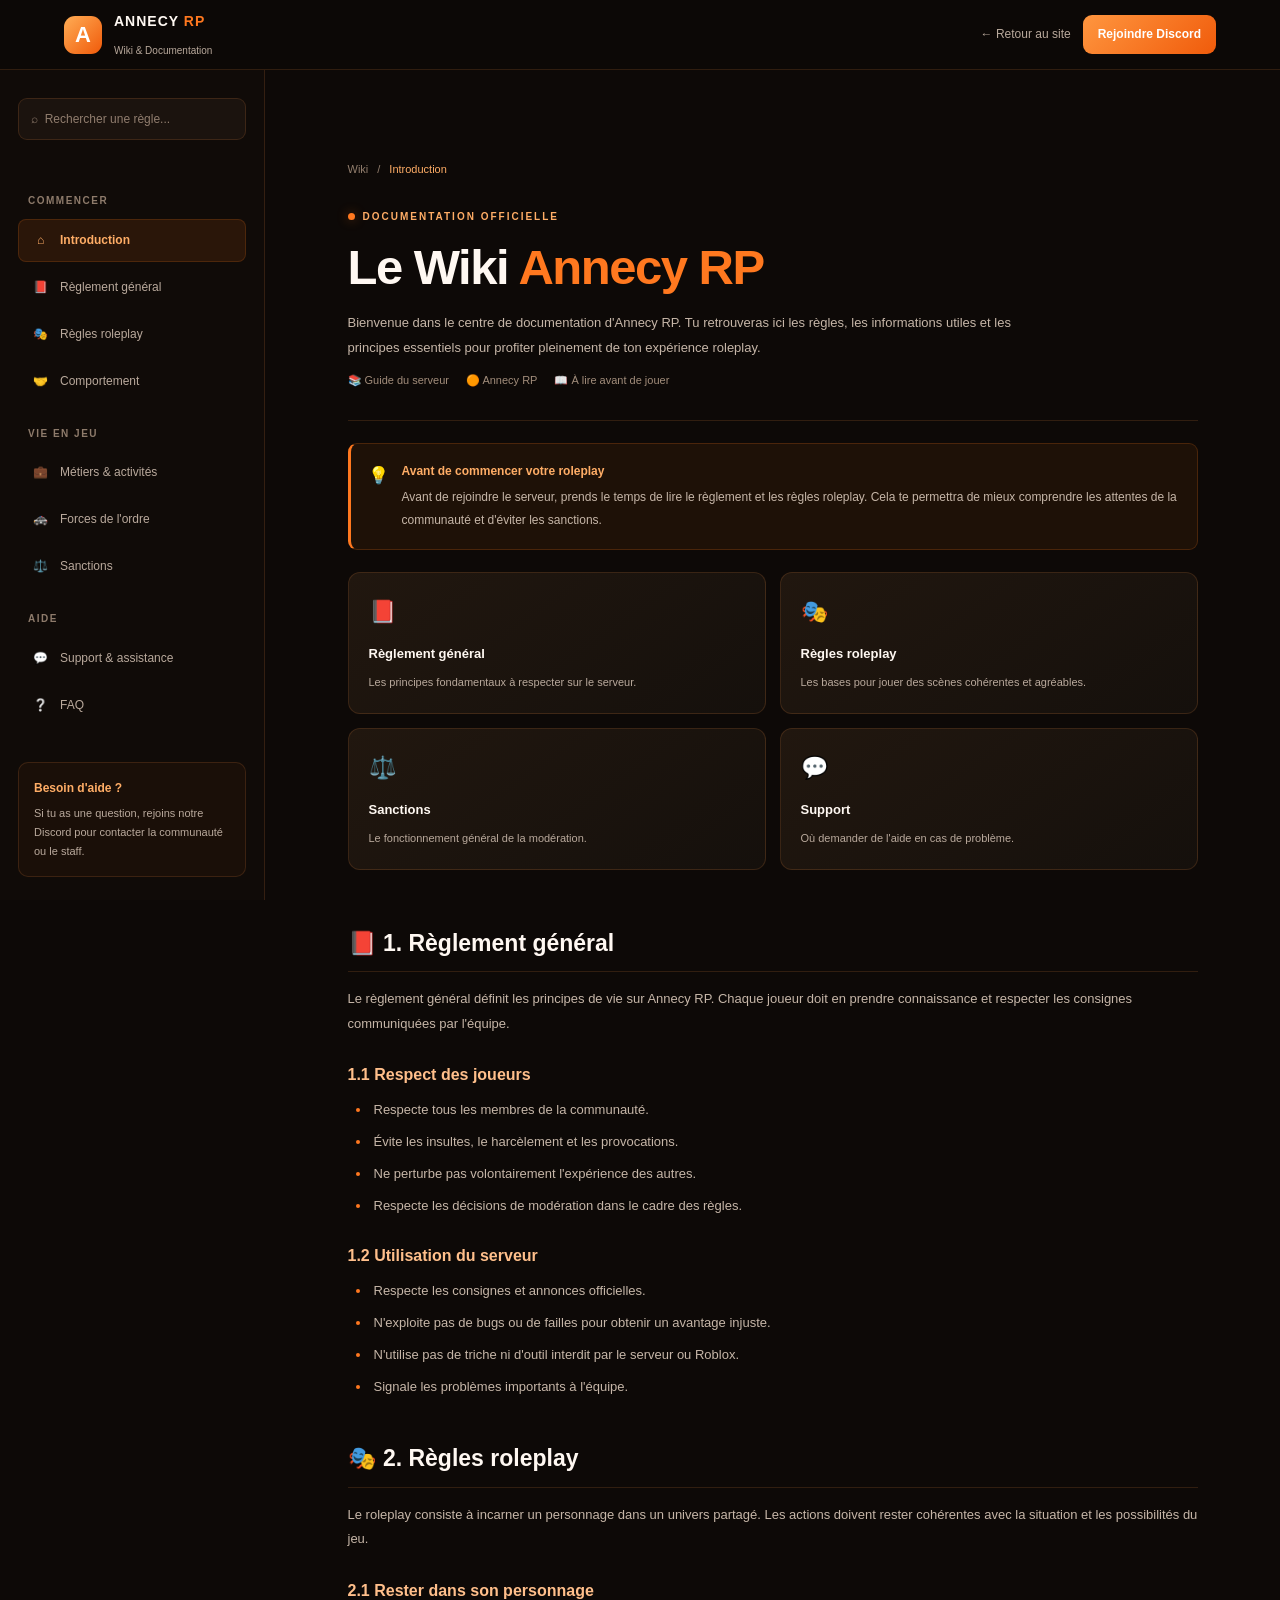
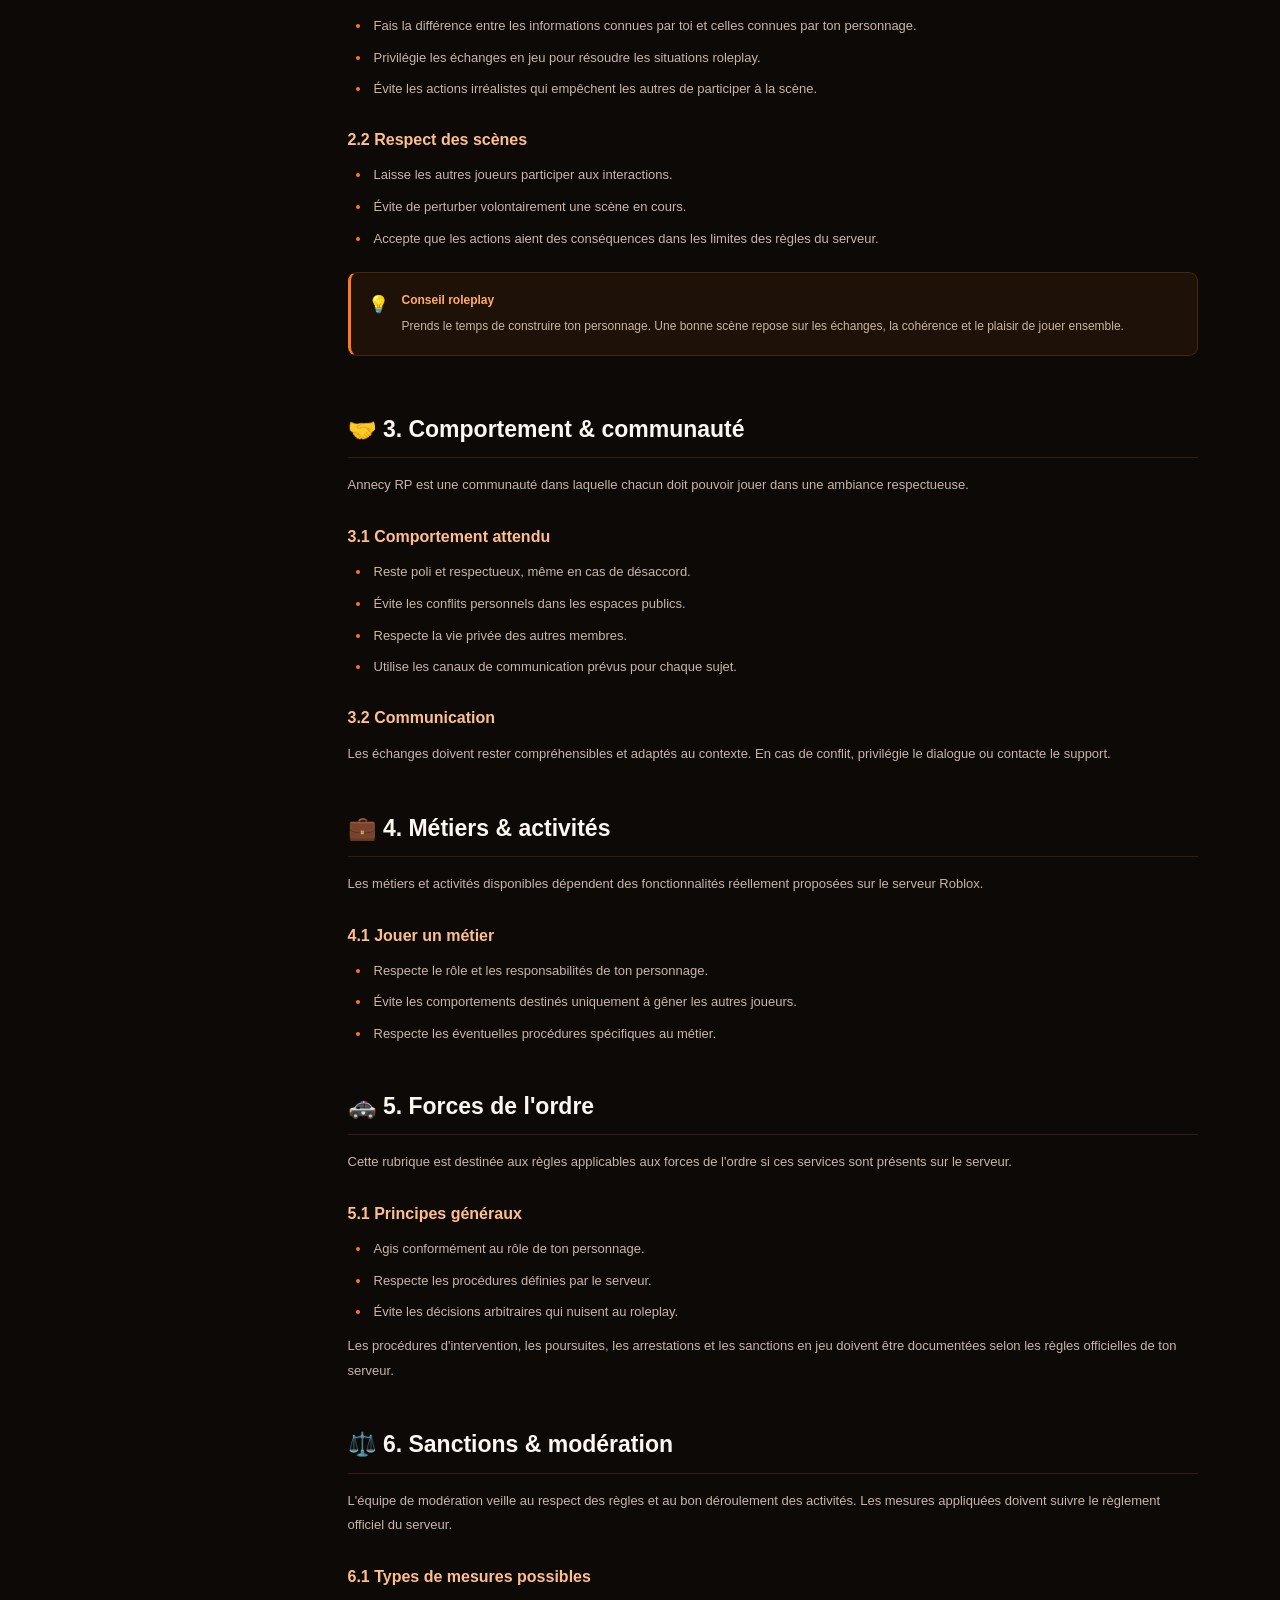
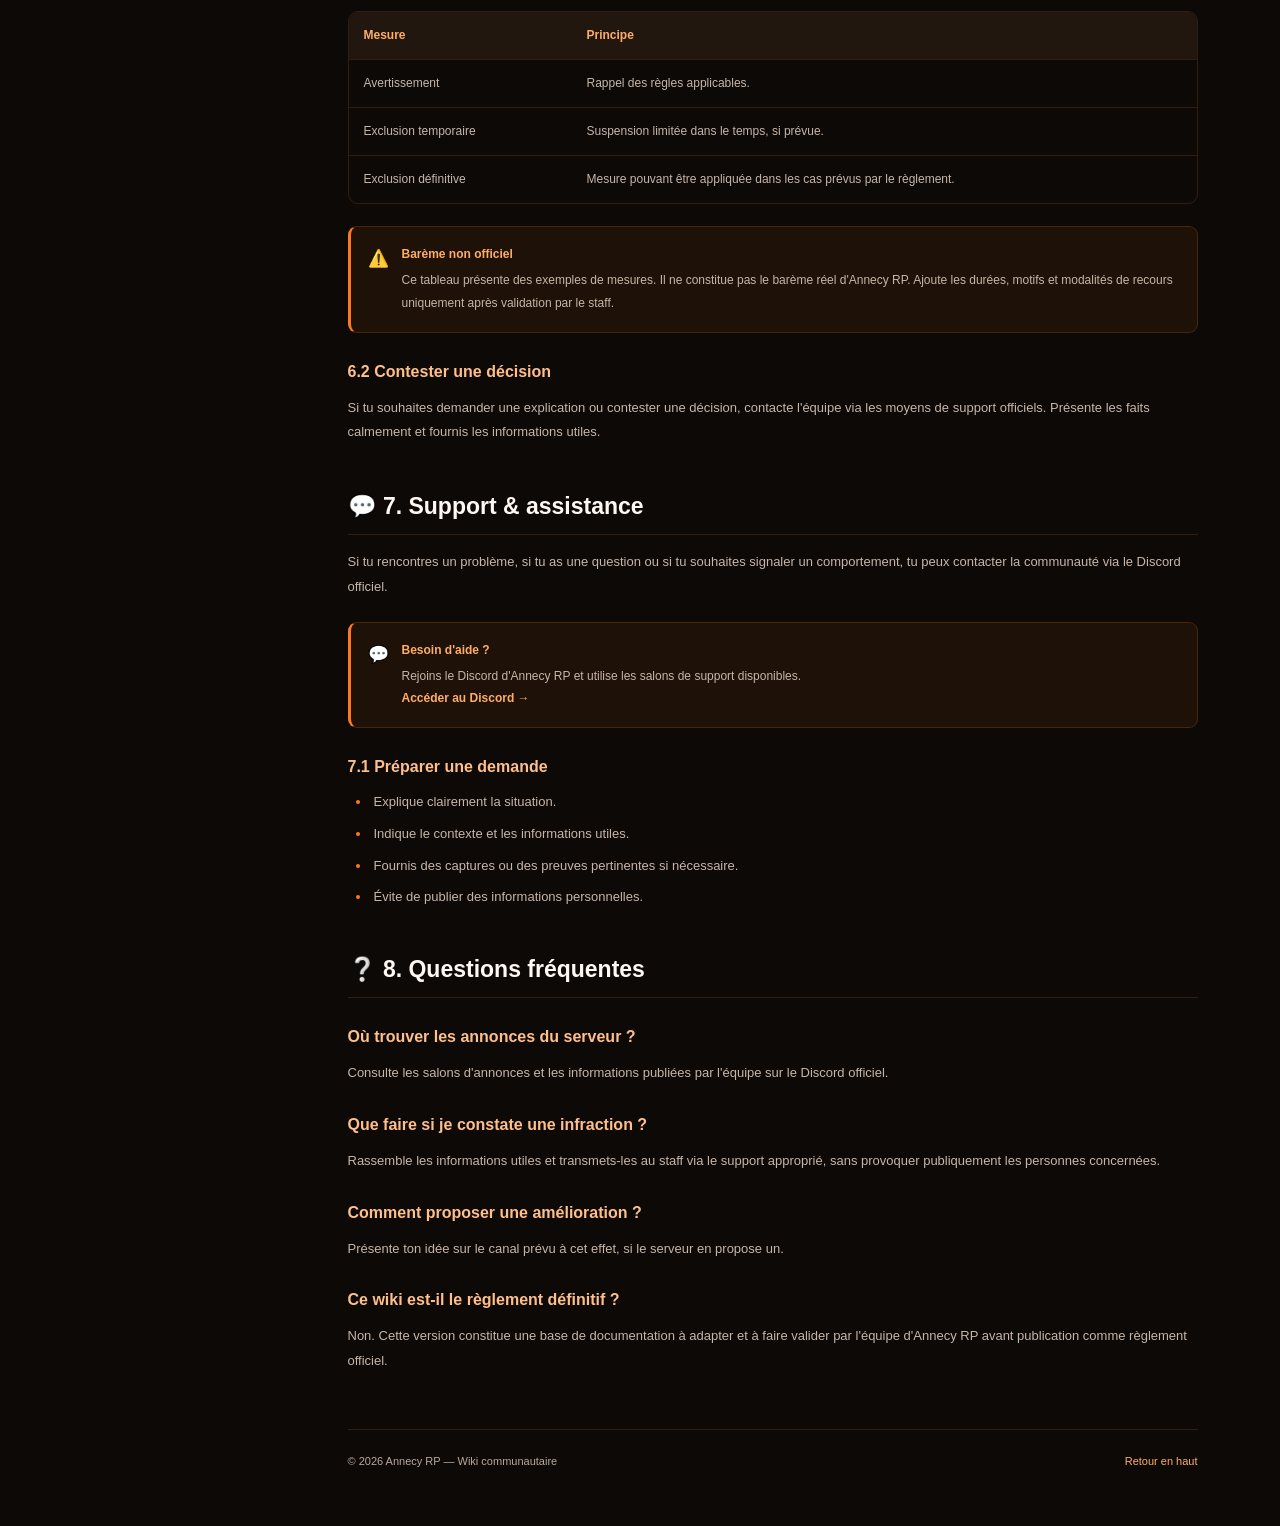
<file: wiki.html>
<!DOCTYPE html>
<html lang="fr">
<head>
    <meta charset="UTF-8">
    <meta name="viewport" content="width=device-width, initial-scale=1.0">

    <meta name="theme-color" content="#0d0907">
    <meta name="description" content="Consulte le wiki officiel d'Annecy RP : règlement général, règles roleplay, métiers, sanctions et informations utiles.">

    <title>Wiki & Règlement — Annecy RP</title>

    <link rel="stylesheet" href="src/css/style.css">

    <style>

        :root {
            --wiki-bg: #0d0907;
            --wiki-sidebar: #100b08;
            --wiki-panel: #18110c;
            --wiki-border: rgba(255, 145, 66, 0.15);
            --wiki-orange: #ff781f;
            --wiki-orange-light: #ffad66;
            --wiki-text: #fff8f2;
            --wiki-muted: #b9a99c;
        }

        * {
            box-sizing: border-box;
        }

        html {
            scroll-behavior: smooth;
            scroll-padding-top: 95px;
        }

        body {
            background: var(--wiki-bg);
            color: var(--wiki-text);
            font-family: Arial, Helvetica, sans-serif;
            margin: 0;
            line-height: 1.75;
        }

        a {
            color: inherit;
            text-decoration: none;
        }

        button,
        input {
            font: inherit;
        }

        button,
        a {
            -webkit-tap-highlight-color: transparent;
        }

        .wiki-topbar {
            height: 70px;
            padding: 0 5%;

            display: flex;
            align-items: center;
            justify-content: space-between;
            gap: 20px;

            position: sticky;
            top: 0;
            z-index: 100;

            background: rgba(13, 9, 7, 0.94);
            backdrop-filter: blur(16px);
            -webkit-backdrop-filter: blur(16px);

            border-bottom: 1px solid var(--wiki-border);
        }

        .wiki-brand {
            display: flex;
            align-items: center;
            gap: 12px;
            flex-shrink: 0;
        }

        .wiki-brand-icon {
            width: 38px;
            height: 38px;

            display: grid;
            place-items: center;

            border-radius: 11px;
            background: linear-gradient(135deg, #ffad55, #f05a0a);

            color: white;
            font-size: 22px;
            font-weight: 900;
        }

        .wiki-brand-name {
            font-size: 14px;
            font-weight: 900;
            letter-spacing: 1px;
        }

        .wiki-brand-name span {
            color: var(--wiki-orange);
        }

        .wiki-brand-subtitle {
            color: var(--wiki-muted);
            font-size: 10px;
        }

        .wiki-top-actions {
            display: flex;
            align-items: center;
            gap: 12px;
        }

        .wiki-home-link {
            color: var(--wiki-muted);
            font-size: 12px;
            transition: color 0.2s;
        }

        .wiki-home-link:hover {
            color: var(--wiki-orange-light);
        }

        .wiki-discord {
            padding: 9px 15px;
            border-radius: 9px;

            background: linear-gradient(135deg, #ff963f, #f05b0b);

            color: white;
            font-size: 12px;
            font-weight: 800;
        }

        .wiki-layout {
            display: grid;
            grid-template-columns: 265px minmax(0, 1fr);
            min-height: calc(100vh - 70px);
        }

        .wiki-sidebar {
            width: 265px;
            padding: 28px 18px;

            position: fixed;
            top: 70px;
            bottom: 0;
            left: 0;
            overflow-y: auto;

            background: var(--wiki-sidebar);
            border-right: 1px solid var(--wiki-border);
        }

        .wiki-search {
            width: 100%;
            height: 42px;
            padding: 0 12px;
            margin-bottom: 30px;

            background: #1b130e;
            border: 1px solid var(--wiki-border);
            border-radius: 9px;

            color: var(--wiki-text);
            font-size: 12px;
            outline: none;
        }

        .wiki-search::placeholder {
            color: #907d6e;
        }

        .wiki-search:focus {
            border-color: var(--wiki-orange);
        }

        .wiki-nav-title {
            padding: 0 10px;
            margin: 22px 0 9px;

            color: #8e7b6b;
            font-size: 10px;
            font-weight: 900;
            letter-spacing: 1.5px;
            text-transform: uppercase;
        }

        .wiki-nav {
            display: grid;
            gap: 4px;
        }

        .wiki-nav a {
            display: flex;
            align-items: center;
            gap: 10px;

            padding: 10px 12px;
            border: 1px solid transparent;
            border-radius: 8px;

            color: var(--wiki-muted);
            font-size: 12px;

            transition: 0.2s;
        }

        .wiki-nav a:hover {
            color: var(--wiki-orange-light);
            background: rgba(255, 122, 26, 0.06);
        }

        .wiki-nav a.active {
            color: var(--wiki-orange-light);
            background: rgba(255, 122, 26, 0.11);
            border-color: rgba(255, 122, 26, 0.17);
            font-weight: 700;
        }

        .wiki-nav-icon {
            width: 19px;
            text-align: center;
            flex-shrink: 0;
        }

        .wiki-sidebar-footer {
            margin-top: 35px;
            padding: 15px;

            border: 1px solid var(--wiki-border);
            border-radius: 10px;

            background: rgba(255, 122, 26, 0.045);
        }

        .wiki-sidebar-footer strong {
            display: block;
            margin-bottom: 5px;

            color: var(--wiki-orange-light);
            font-size: 12px;
        }

        .wiki-sidebar-footer p {
            margin: 0;
            color: var(--wiki-muted);
            font-size: 11px;
        }

        .wiki-main {
            grid-column: 2;
            min-width: 0;
            padding: 55px 7%;
        }

        .wiki-article {
            width: 100%;
            max-width: 850px;
            margin: 0 auto;
        }

        .wiki-breadcrumb {
            display: flex;
            align-items: center;
            flex-wrap: wrap;
            gap: 9px;

            margin-bottom: 22px;

            color: #927e6d;
            font-size: 11px;
        }

        .wiki-breadcrumb span:last-child {
            color: var(--wiki-orange-light);
        }

        .wiki-label {
            display: inline-flex;
            align-items: center;
            gap: 8px;

            margin-bottom: 12px;

            color: var(--wiki-orange-light);
            font-size: 10px;
            font-weight: 900;
            letter-spacing: 2px;
            text-transform: uppercase;
        }

        .wiki-label::before {
            content: "";
            width: 7px;
            height: 7px;

            background: var(--wiki-orange);
            border-radius: 50%;
            box-shadow: 0 0 12px rgba(255, 120, 31, 0.4);
        }

        .wiki-article h1 {
            margin: 0 0 15px;

            color: var(--wiki-text);
            font-size: clamp(34px, 5vw, 49px);
            font-weight: 900;
            line-height: 1.2;
            letter-spacing: -1.5px;
        }

        .wiki-article h1 span {
            color: var(--wiki-orange);
        }

        .wiki-intro {
            max-width: 680px;
            margin-bottom: 25px;

            color: var(--wiki-muted);
            font-size: 15px;
            line-height: 1.9;
        }

        .wiki-meta {
            display: flex;
            flex-wrap: wrap;
            gap: 17px;

            padding-bottom: 30px;
            border-bottom: 1px solid var(--wiki-border);

            color: #a28d7b;
            font-size: 11px;
        }

        .wiki-section {
            padding-top: 35px;
            scroll-margin-top: 90px;
        }

        .wiki-section h2 {
            margin: 0 0 15px;
            padding-bottom: 12px;

            border-bottom: 1px solid var(--wiki-border);

            color: var(--wiki-text);
            font-size: 23px;
            line-height: 1.4;
        }

        .wiki-section h3 {
            margin: 25px 0 10px;
            color: #ffbf8b;
            font-size: 16px;
        }

        .wiki-section p {
            margin: 10px 0;
            color: #c6b6a8;
            font-size: 13px;
            line-height: 1.9;
        }

        .wiki-section ul,
        .wiki-section ol {
            padding-left: 23px;
            color: #c6b6a8;
            font-size: 13px;
        }

        .wiki-section li {
            margin: 9px 0;
            padding-left: 3px;
        }

        .wiki-section li::marker {
            color: var(--wiki-orange);
        }

        .wiki-callout {
            display: flex;
            align-items: flex-start;
            gap: 13px;

            margin: 22px 0;
            padding: 17px;

            background: rgba(255, 122, 26, 0.07);
            border: 1px solid rgba(255, 122, 26, 0.2);
            border-left: 3px solid var(--wiki-orange);
            border-radius: 9px;
        }

        .wiki-callout-icon {
            flex-shrink: 0;
            font-size: 17px;
        }

        .wiki-callout strong {
            display: block;
            margin-bottom: 4px;

            color: var(--wiki-orange-light);
            font-size: 12px;
        }

        .wiki-callout p {
            margin: 0;
            font-size: 12px;
        }

        .wiki-cards {
            display: grid;
            grid-template-columns: repeat(2, minmax(0, 1fr));
            gap: 14px;

            margin: 22px 0;
        }

        .wiki-card {
            display: block;
            padding: 20px;

            background: linear-gradient(145deg, #21170f, #15100c);
            border: 1px solid var(--wiki-border);
            border-radius: 12px;

            transition: transform 0.2s, border-color 0.2s;
        }

        .wiki-card:hover {
            transform: translateY(-3px);
            border-color: rgba(255, 122, 26, 0.4);
        }

        .wiki-card-icon {
            display: block;
            margin-bottom: 12px;
            font-size: 22px;
        }

        .wiki-card strong {
            display: block;
            margin-bottom: 6px;

            color: var(--wiki-text);
            font-size: 13px;
        }

        .wiki-card p {
            margin: 0;
            color: var(--wiki-muted);
            font-size: 11px;
        }

        .wiki-toc {
            margin: 25px 0;
            padding: 20px;

            background: var(--wiki-panel);
            border: 1px solid var(--wiki-border);
            border-radius: 12px;
        }

        .wiki-toc strong {
            display: block;
            margin-bottom: 10px;
            color: var(--wiki-text);
            font-size: 13px;
        }

        .wiki-toc ol {
            margin: 0;
        }

        .wiki-toc a {
            color: var(--wiki-muted);
            transition: color 0.2s;
        }

        .wiki-toc a:hover {
            color: var(--wiki-orange-light);
        }

        .wiki-table-wrap {
            margin: 20px 0;
            overflow-x: auto;
            border: 1px solid var(--wiki-border);
            border-radius: 10px;
        }

        .wiki-table {
            width: 100%;
            border-collapse: collapse;
            font-size: 12px;
        }

        .wiki-table th,
        .wiki-table td {
            padding: 13px 15px;
            text-align: left;
            border-bottom: 1px solid var(--wiki-border);
        }

        .wiki-table th {
            background: #21170f;
            color: var(--wiki-orange-light);
        }

        .wiki-table td {
            color: #c6b6a8;
        }

        .wiki-table tr:last-child td {
            border-bottom: none;
        }

        .wiki-article-footer {
            display: flex;
            justify-content: space-between;
            align-items: center;
            gap: 15px;

            margin-top: 55px;
            padding-top: 22px;

            border-top: 1px solid var(--wiki-border);

            color: var(--wiki-muted);
            font-size: 11px;
        }

        .wiki-article-footer a {
            color: var(--wiki-orange-light);
        }

        .wiki-article-footer a:hover {
            color: white;
        }

        .wiki-empty {
            display: none;
            padding: 15px 10px;
            color: var(--wiki-muted);
            font-size: 12px;
        }

        .wiki-mobile-toggle {
            display: none;
            padding: 8px 11px;

            background: #21170f;
            border: 1px solid var(--wiki-border);
            border-radius: 8px;

            color: var(--wiki-text);
            cursor: pointer;
        }

        @media (max-width: 900px) {
            .wiki-layout {
                grid-template-columns: 220px minmax(0, 1fr);
            }

            .wiki-sidebar {
                width: 220px;
                padding: 24px 13px;
            }

            .wiki-main {
                padding: 40px 5%;
            }

            .wiki-cards {
                grid-template-columns: 1fr;
            }
        }

        @media (max-width: 650px) {
            .wiki-topbar {
                height: 62px;
                padding: 0 16px;
            }

            .wiki-brand-icon {
                width: 34px;
                height: 34px;
            }

            .wiki-brand-name {
                font-size: 12px;
            }

            .wiki-brand-subtitle {
                display: none;
            }

            .wiki-home-link {
                display: none;
            }

            .wiki-discord {
                padding: 8px 10px;
                font-size: 10px;
            }

            .wiki-mobile-toggle {
                display: inline-flex;
                align-items: center;
                justify-content: center;
            }

            .wiki-layout {
                display: block;
            }

            .wiki-sidebar {
                display: none;

                position: fixed;
                top: 62px;
                bottom: 0;
                left: 0;

                width: min(300px, 85vw);
                z-index: 90;

                padding: 22px 17px;

                box-shadow: 15px 0 40px rgba(0, 0, 0, 0.35);
            }

            .wiki-sidebar.open {
                display: block;
            }

            .wiki-main {
                padding: 32px 20px 50px;
            }

            .wiki-article h1 {
                font-size: 35px;
            }

            .wiki-intro {
                font-size: 13px;
            }

            .wiki-section h2 {
                font-size: 21px;
            }

            .wiki-section p,
            .wiki-section ul,
            .wiki-section ol {
                font-size: 12px;
            }

            .wiki-article-footer {
                align-items: flex-start;
                flex-direction: column;
            }
        }

        @media (prefers-reduced-motion: reduce) {
            *,
            *::before,
            *::after {
                scroll-behavior: auto !important;
                transition-duration: 0.01ms !important;
            }
        }
    </style>
</head>

<body>
    <header class="wiki-topbar">

        <button
            class="wiki-mobile-toggle"
            id="wiki-menu-toggle"
            type="button"
            aria-label="Ouvrir le menu"
            aria-expanded="false"
            aria-controls="wiki-sidebar"
        >
            ☰
        </button>

        <a href="index.html" class="wiki-brand">
            <span class="wiki-brand-icon">A</span>

            <span>
                <span class="wiki-brand-name">
                    ANNECY <span>RP</span>
                </span>
                <br>
                <span class="wiki-brand-subtitle">
                    Wiki & Documentation
                </span>
            </span>
        </a>

        <div class="wiki-top-actions">
            <a href="index.html" class="wiki-home-link">
                ← Retour au site
            </a>

            <a
                href="https://discord.gg/cvPhsmeE4x"
                class="wiki-discord"
                target="_blank"
                rel="noopener noreferrer"
            >
                Rejoindre Discord
            </a>
        </div>

    </header>


    <div class="wiki-layout">
        <aside class="wiki-sidebar" id="wiki-sidebar">

            <input
                type="search"
                class="wiki-search"
                id="wiki-search"
                placeholder="⌕  Rechercher une règle..."
                aria-label="Rechercher dans le wiki"
            >

            <div class="wiki-nav-title">Commencer</div>

            <nav class="wiki-nav" aria-label="Documentation">

                <a href="#introduction" class="active">
                    <span class="wiki-nav-icon">⌂</span>
                    Introduction
                </a>

                <a href="#reglement">
                    <span class="wiki-nav-icon">📕</span>
                    Règlement général
                </a>

                <a href="#roleplay">
                    <span class="wiki-nav-icon">🎭</span>
                    Règles roleplay
                </a>

                <a href="#comportement">
                    <span class="wiki-nav-icon">🤝</span>
                    Comportement
                </a>

            </nav>


            <div class="wiki-nav-title">Vie en jeu</div>

            <nav class="wiki-nav" aria-label="Règles de jeu">

                <a href="#metiers">
                    <span class="wiki-nav-icon">💼</span>
                    Métiers & activités
                </a>

                <a href="#securite">
                    <span class="wiki-nav-icon">🚓</span>
                    Forces de l'ordre
                </a>

                <a href="#sanctions">
                    <span class="wiki-nav-icon">⚖️</span>
                    Sanctions
                </a>

            </nav>


            <div class="wiki-nav-title">Aide</div>

            <nav class="wiki-nav" aria-label="Aide et assistance">

                <a href="#support">
                    <span class="wiki-nav-icon">💬</span>
                    Support & assistance
                </a>

                <a href="#faq">
                    <span class="wiki-nav-icon">❔</span>
                    FAQ
                </a>

            </nav>


            <div class="wiki-sidebar-footer">
                <strong>Besoin d'aide ?</strong>
                <p>
                    Si tu as une question, rejoins notre Discord
                    pour contacter la communauté ou le staff.
                </p>
            </div>

            <div class="wiki-empty" id="wiki-empty">
                Aucun résultat trouvé.
            </div>

        </aside>

        <main class="wiki-main">

            <article class="wiki-article">

                <!-- INTRODUCTION -->
                <section class="wiki-section" id="introduction">

                    <div class="wiki-breadcrumb">
                        <span>Wiki</span>
                        <span>/</span>
                        <span>Introduction</span>
                    </div>

                    <span class="wiki-label">
                        Documentation officielle
                    </span>

                    <h1>
                        Le Wiki <span>Annecy RP</span>
                    </h1>

                    <p class="wiki-intro">
                        Bienvenue dans le centre de documentation
                        d'Annecy RP. Tu retrouveras ici les règles,
                        les informations utiles et les principes
                        essentiels pour profiter pleinement de
                        ton expérience roleplay.
                    </p>

                    <div class="wiki-meta">
                        <span>📚 Guide du serveur</span>
                        <span>🟠 Annecy RP</span>
                        <span>📖 À lire avant de jouer</span>
                    </div>

                    <div class="wiki-callout">
                        <span class="wiki-callout-icon">💡</span>
                        <div>
                            <strong>Avant de commencer votre roleplay</strong>
                            <p>
                                Avant de rejoindre le serveur, prends le temps de lire le règlement et les règles roleplay. Cela te permettra de mieux comprendre les attentes de la communauté et d'éviter les sanctions.
                            </p>
                        </div>
                    </div>

                    <div class="wiki-cards">

                        <a href="#reglement" class="wiki-card">
                            <span class="wiki-card-icon">📕</span>
                            <strong>Règlement général</strong>
                            <p>
                                Les principes fondamentaux
                                à respecter sur le serveur.
                            </p>
                        </a>

                        <a href="#roleplay" class="wiki-card">
                            <span class="wiki-card-icon">🎭</span>
                            <strong>Règles roleplay</strong>
                            <p>
                                Les bases pour jouer des scènes
                                cohérentes et agréables.
                            </p>
                        </a>

                        <a href="#sanctions" class="wiki-card">
                            <span class="wiki-card-icon">⚖️</span>
                            <strong>Sanctions</strong>
                            <p>
                                Le fonctionnement général
                                de la modération.
                            </p>
                        </a>

                        <a href="#support" class="wiki-card">
                            <span class="wiki-card-icon">💬</span>
                            <strong>Support</strong>
                            <p>
                                Où demander de l'aide
                                en cas de problème.
                            </p>
                        </a>

                    </div>

                </section>

                <section class="wiki-section" id="reglement">

                    <h2>📕 1. Règlement général</h2>

                    <p>
                        Le règlement général définit les principes
                        de vie sur Annecy RP. Chaque joueur doit
                        en prendre connaissance et respecter les
                        consignes communiquées par l'équipe.
                    </p>

                    <h3>1.1 Respect des joueurs</h3>

                    <ul>
                        <li>Respecte tous les membres de la communauté.</li>
                        <li>Évite les insultes, le harcèlement et les provocations.</li>
                        <li>Ne perturbe pas volontairement l'expérience des autres.</li>
                        <li>Respecte les décisions de modération dans le cadre des règles.</li>
                    </ul>

                    <h3>1.2 Utilisation du serveur</h3>

                    <ul>
                        <li>Respecte les consignes et annonces officielles.</li>
                        <li>N'exploite pas de bugs ou de failles pour obtenir un avantage injuste.</li>
                        <li>N'utilise pas de triche ni d'outil interdit par le serveur ou Roblox.</li>
                        <li>Signale les problèmes importants à l'équipe.</li>
                    </ul>

                </section>
                <section class="wiki-section" id="roleplay">

                    <h2>🎭 2. Règles roleplay</h2>

                    <p>
                        Le roleplay consiste à incarner un personnage
                        dans un univers partagé. Les actions doivent
                        rester cohérentes avec la situation et les
                        possibilités du jeu.
                    </p>

                    <h3>2.1 Rester dans son personnage</h3>

                    <ul>
                        <li>Fais la différence entre les informations connues par toi et celles connues par ton personnage.</li>
                        <li>Privilégie les échanges en jeu pour résoudre les situations roleplay.</li>
                        <li>Évite les actions irréalistes qui empêchent les autres de participer à la scène.</li>
                    </ul>

                    <h3>2.2 Respect des scènes</h3>

                    <ul>
                        <li>Laisse les autres joueurs participer aux interactions.</li>
                        <li>Évite de perturber volontairement une scène en cours.</li>
                        <li>Accepte que les actions aient des conséquences dans les limites des règles du serveur.</li>
                    </ul>

                    <div class="wiki-callout">
                        <span class="wiki-callout-icon">💡</span>
                        <div>
                            <strong>Conseil roleplay</strong>
                            <p>
                                Prends le temps de construire ton personnage.
                                Une bonne scène repose sur les échanges,
                                la cohérence et le plaisir de jouer ensemble.
                            </p>
                        </div>
                    </div>

                </section>
                <section class="wiki-section" id="comportement">

                    <h2>🤝 3. Comportement & communauté</h2>

                    <p>
                        Annecy RP est une communauté dans laquelle
                        chacun doit pouvoir jouer dans une ambiance
                        respectueuse.
                    </p>

                    <h3>3.1 Comportement attendu</h3>

                    <ul>
                        <li>Reste poli et respectueux, même en cas de désaccord.</li>
                        <li>Évite les conflits personnels dans les espaces publics.</li>
                        <li>Respecte la vie privée des autres membres.</li>
                        <li>Utilise les canaux de communication prévus pour chaque sujet.</li>
                    </ul>

                    <h3>3.2 Communication</h3>

                    <p>
                        Les échanges doivent rester compréhensibles
                        et adaptés au contexte. En cas de conflit,
                        privilégie le dialogue ou contacte le support.
                    </p>

                </section>

                <section class="wiki-section" id="metiers">

                    <h2>💼 4. Métiers & activités</h2>

                    <p>
                        Les métiers et activités disponibles dépendent
                        des fonctionnalités réellement proposées
                        sur le serveur Roblox.
                    </p>

                    <h3>4.1 Jouer un métier</h3>

                    <ul>
                        <li>Respecte le rôle et les responsabilités de ton personnage.</li>
                        <li>Évite les comportements destinés uniquement à gêner les autres joueurs.</li>
                        <li>Respecte les éventuelles procédures spécifiques au métier.</li>
                    </ul>

                </section>

                <section class="wiki-section" id="securite">

                    <h2>🚓 5. Forces de l'ordre</h2>

                    <p>
                        Cette rubrique est destinée aux règles
                        applicables aux forces de l'ordre si ces
                        services sont présents sur le serveur.
                    </p>

                    <h3>5.1 Principes généraux</h3>

                    <ul>
                        <li>Agis conformément au rôle de ton personnage.</li>
                        <li>Respecte les procédures définies par le serveur.</li>
                        <li>Évite les décisions arbitraires qui nuisent au roleplay.</li>
                    </ul>

                    <p>
                        Les procédures d'intervention, les poursuites,
                        les arrestations et les sanctions en jeu doivent
                        être documentées selon les règles officielles
                        de ton serveur.
                    </p>

                </section>

                <section class="wiki-section" id="sanctions">

                    <h2>⚖️ 6. Sanctions & modération</h2>

                    <p>
                        L'équipe de modération veille au respect
                        des règles et au bon déroulement des activités.
                        Les mesures appliquées doivent suivre le
                        règlement officiel du serveur.
                    </p>

                    <h3>6.1 Types de mesures possibles</h3>

                    <div class="wiki-table-wrap">
                        <table class="wiki-table">
                            <thead>
                                <tr>
                                    <th>Mesure</th>
                                    <th>Principe</th>
                                </tr>
                            </thead>
                            <tbody>
                                <tr>
                                    <td>Avertissement</td>
                                    <td>Rappel des règles applicables.</td>
                                </tr>
                                <tr>
                                    <td>Exclusion temporaire</td>
                                    <td>Suspension limitée dans le temps, si prévue.</td>
                                </tr>
                                <tr>
                                    <td>Exclusion définitive</td>
                                    <td>Mesure pouvant être appliquée dans les cas prévus par le règlement.</td>
                                </tr>
                            </tbody>
                        </table>
                    </div>

                    <div class="wiki-callout">
                        <span class="wiki-callout-icon">⚠️</span>
                        <div>
                            <strong>Barème non officiel</strong>
                            <p>
                                Ce tableau présente des exemples de mesures.
                                Il ne constitue pas le barème réel d'Annecy RP.
                                Ajoute les durées, motifs et modalités de recours
                                uniquement après validation par le staff.
                            </p>
                        </div>
                    </div>

                    <h3>6.2 Contester une décision</h3>

                    <p>
                        Si tu souhaites demander une explication ou
                        contester une décision, contacte l'équipe
                        via les moyens de support officiels.
                        Présente les faits calmement et fournis
                        les informations utiles.
                    </p>

                </section>

                <section class="wiki-section" id="support">

                    <h2>💬 7. Support & assistance</h2>

                    <p>
                        Si tu rencontres un problème, si tu as une
                        question ou si tu souhaites signaler un
                        comportement, tu peux contacter la communauté
                        via le Discord officiel.
                    </p>

                    <div class="wiki-callout">
                        <span class="wiki-callout-icon">💬</span>
                        <div>
                            <strong>Besoin d'aide ?</strong>
                            <p>
                                Rejoins le Discord d'Annecy RP et utilise
                                les salons de support disponibles.
                            </p>
                            <p>
                                <a
                                    href="https://discord.gg/cvPhsmeE4x"
                                    target="_blank"
                                    rel="noopener noreferrer"
                                    style="color:#ffad66;font-weight:bold"
                                >
                                    Accéder au Discord →
                                </a>
                            </p>
                        </div>
                    </div>

                    <h3>7.1 Préparer une demande</h3>

                    <ul>
                        <li>Explique clairement la situation.</li>
                        <li>Indique le contexte et les informations utiles.</li>
                        <li>Fournis des captures ou des preuves pertinentes si nécessaire.</li>
                        <li>Évite de publier des informations personnelles.</li>
                    </ul>

                </section>

                <section class="wiki-section" id="faq">

                    <h2>❔ 8. Questions fréquentes</h2>

                    <h3>Où trouver les annonces du serveur ?</h3>
                    <p>
                        Consulte les salons d'annonces et les
                        informations publiées par l'équipe
                        sur le Discord officiel.
                    </p>

                    <h3>Que faire si je constate une infraction ?</h3>
                    <p>
                        Rassemble les informations utiles et
                        transmets-les au staff via le support
                        approprié, sans provoquer publiquement
                        les personnes concernées.
                    </p>

                    <h3>Comment proposer une amélioration ?</h3>
                    <p>
                        Présente ton idée sur le canal prévu
                        à cet effet, si le serveur en propose un.
                    </p>

                    <h3>Ce wiki est-il le règlement définitif ?</h3>
                    <p>
                        Non. Cette version constitue une base de
                        documentation à adapter et à faire valider
                        par l'équipe d'Annecy RP avant publication
                        comme règlement officiel.
                    </p>

                </section>

                <footer class="wiki-article-footer">

                    <span>
                        © 2026 Annecy RP — Wiki communautaire
                    </span>

                    <a href="#introduction">
                        Retour en haut
                    </a>

                </footer>

            </article>

        </main>

    </div>


    <script>
        const searchInput = document.getElementById("wiki-search");
        const sidebar = document.getElementById("wiki-sidebar");
        const menuToggle = document.getElementById("wiki-menu-toggle");
        const emptyMessage = document.getElementById("wiki-empty");

        const navigationLinks = [
            ...sidebar.querySelectorAll(".wiki-nav a")
        ];

        const wikiSections = [
            ...document.querySelectorAll(".wiki-section")
        ];

        searchInput.addEventListener("input", () => {
            const query = searchInput.value
                .trim()
                .toLocaleLowerCase("fr");

            let visibleCount = 0;

            navigationLinks.forEach(link => {
                const targetId = link.getAttribute("href").slice(1);
                const section = document.getElementById(targetId);

                if (!section) return;

                const searchableText = (
                    link.textContent + " " + section.textContent
                ).toLocaleLowerCase("fr");

                const matches = searchableText.includes(query);

                link.hidden = !matches;

                if (matches) visibleCount++;
            });

            wikiSections.forEach(section => {
                const searchableText = section.textContent
                    .toLocaleLowerCase("fr");

                const matches = searchableText.includes(query);

                section.hidden = query !== "" && !matches;
            });

            emptyMessage.style.display =
                query !== "" && visibleCount === 0
                    ? "block"
                    : "none";
        });

        menuToggle.addEventListener("click", () => {
            const isOpen = sidebar.classList.toggle("open");

            menuToggle.setAttribute("aria-expanded", String(isOpen));
            menuToggle.setAttribute(
                "aria-label",
                isOpen ? "Fermer le menu" : "Ouvrir le menu"
            );

            menuToggle.textContent = isOpen ? "✕" : "☰";
        });

        navigationLinks.forEach(link => {
            link.addEventListener("click", () => {
                navigationLinks.forEach(item => {
                    item.classList.remove("active");
                });

                link.classList.add("active");

                sidebar.classList.remove("open");
                menuToggle.setAttribute("aria-expanded", "false");
                menuToggle.setAttribute("aria-label", "Ouvrir le menu");
                menuToggle.textContent = "☰";
            });
        });
    </script>

</body>
</html>
</file>
<file: src/css/style.css>
/* ===== VARIABLES ===== */
:root {
    --background: #0d0907;
    --background-light: #15100c;
    --panel: #1b130e;
    --panel-light: #24180f;

    --orange: #ff781f;
    --orange-light: #ffad66;
    --orange-dark: #e6530b;

    --white: #fff8f2;
    --muted: #b9a99c;
    --border: rgba(255, 145, 66, 0.16);

    --radius: 16px;
    --transition: 0.25s ease;
}

/* ===== RESET ===== */
* {
    box-sizing: border-box;
    margin: 0;
    padding: 0;
}

html {
    scroll-behavior: smooth;
    scroll-padding-top: 90px;
}

body {
    background: var(--background);
    color: var(--white);
    font-family: Arial, Helvetica, sans-serif;
    line-height: 1.7;
    overflow-x: hidden;
}

a {
    color: inherit;
    text-decoration: none;
}

button,
a {
    -webkit-tap-highlight-color: transparent;
}

button {
    font: inherit;
}

::selection {
    background: var(--orange);
    color: white;
}

img {
    max-width: 100%;
    display: block;
}

/* ===== BARRE DE NAVIGATION ===== */
.navbar {
    min-height: 78px;
    padding: 15px 7%;

    display: flex;
    align-items: center;
    justify-content: space-between;
    gap: 25px;

    position: relative;
    z-index: 10;

    background: rgba(13, 9, 7, 0.96);
    border-bottom: 1px solid var(--border);
}

.logo {
    display: inline-flex;
    align-items: center;
    gap: 10px;

    font-size: 17px;
    font-weight: 800;
    letter-spacing: 1px;
    white-space: nowrap;
}

.logo strong {
    color: var(--orange);
}

.logo-icon {
    width: 38px;
    height: 38px;
    flex-shrink: 0;

    display: grid;
    place-items: center;

    background: linear-gradient(
        135deg,
        #ffad55,
        #f05a0a
    );

    border-radius: 11px;
    color: white;
    font-size: 22px;
    font-weight: 900;

    box-shadow: 0 5px 20px rgba(255, 112, 24, 0.18);
}

.menu {
    display: flex;
    align-items: center;
    justify-content: center;
    flex-wrap: wrap;
    gap: 27px;
}

.menu a {
    color: var(--muted);
    font-size: 13px;
    font-weight: 600;
    transition: color var(--transition);
}

.menu a:hover,
.footer a:hover {
    color: var(--orange-light);
}

/* ===== BOUTONS ===== */
.btn {
    min-height: 46px;
    padding: 13px 22px;

    display: inline-flex;
    align-items: center;
    justify-content: center;
    gap: 10px;

    background: linear-gradient(
        135deg,
        #ff963f,
        #f05b0b
    );

    border: 1px solid rgba(255, 183, 119, 0.25);
    border-radius: 10px;

    color: white;
    font-size: 13px;
    font-weight: 800;
    text-align: center;

    box-shadow: 0 8px 25px rgba(255, 105, 20, 0.16);

    transition:
        transform var(--transition),
        box-shadow var(--transition),
        filter var(--transition);
}

.btn:hover {
    transform: translateY(-3px);
    filter: brightness(1.08);
    box-shadow: 0 12px 30px rgba(255, 105, 20, 0.3);
}

.btn:active {
    transform: translateY(-1px);
}

.btn-small {
    min-height: 39px;
    padding: 9px 15px;
    font-size: 12px;
}

.btn-outline {
    background: rgba(20, 13, 9, 0.55);
    border: 1px solid rgba(255, 175, 112, 0.4);
    box-shadow: none;
}

.btn-outline:hover {
    background: rgba(255, 120, 31, 0.12);
    border-color: var(--orange);
    box-shadow: 0 8px 25px rgba(255, 105, 20, 0.1);
}

/* ===== BANNIÈRE PHOTO ===== */
.hero {
    min-height: 690px;
    position: relative;

    display: flex;
    align-items: center;
    justify-content: space-between;
    gap: 45px;

    padding: 100px 10% 115px;
    overflow: hidden;

    background:
        linear-gradient(
            90deg,
            rgba(13, 9, 7, 0.96) 0%,
            rgba(13, 9, 7, 0.87) 38%,
            rgba(13, 9, 7, 0.55) 72%,
            rgba(13, 9, 7, 0.35) 100%
        ),
        linear-gradient(
            0deg,
            rgba(13, 9, 7, 0.8) 0%,
            transparent 45%,
            rgba(13, 9, 7, 0.2) 100%
        ),
        url("../img/banniere.jpg") center / cover no-repeat;

    border-bottom: 1px solid var(--border);
}

/* Halo orange décoratif */
.hero::before {
    content: "";
    position: absolute;

    width: 500px;
    height: 500px;
    top: -220px;
    right: -100px;

    border: 1px solid rgba(255, 154, 77, 0.2);
    border-radius: 50%;

    box-shadow:
        0 0 0 50px rgba(255, 154, 77, 0.035),
        0 0 0 100px rgba(255, 154, 77, 0.025);

    pointer-events: none;
}

.hero-content {
    max-width: 650px;
    position: relative;
    z-index: 1;
}

.eyebrow {
    display: inline-block;
    color: var(--orange-light);

    font-size: 11px;
    font-weight: 800;
    letter-spacing: 2px;
    text-transform: uppercase;
}

.hero h1 {
    margin: 24px 0;

    font-size: clamp(42px, 5.5vw, 72px);
    line-height: 1.08;
    letter-spacing: -2px;
    font-weight: 900;
}

.hero h1 span,
.section-heading h2 span,
.rules-box h2 span,
.join-content h2 span {
    color: var(--orange);
}

.hero-text {
    max-width: 500px;
    color: #e1d2c5;
    font-size: 15px;
    line-height: 1.9;
}

.hero-buttons {
    display: flex;
    flex-wrap: wrap;
    gap: 13px;
    margin-top: 30px;
}

.hero-note {
    display: flex;
    align-items: center;
    gap: 10px;

    margin-top: 28px;
    color: #e5d3c3;
    font-size: 12px;
}

.status-dot {
    width: 8px;
    height: 8px;
    flex-shrink: 0;

    background: #45d7a1;
    border-radius: 50%;

    box-shadow: 0 0 12px rgba(69, 215, 161, 0.5);
}

/* ===== CARTE À DROITE ===== */
.hero-card {
    width: 310px;
    min-width: 270px;
    padding: 30px;

    position: relative;
    z-index: 1;
    overflow: hidden;

    background: rgba(24, 16, 11, 0.82);

    -webkit-backdrop-filter: blur(14px);
    backdrop-filter: blur(14px);

    border: 1px solid rgba(255, 166, 99, 0.28);
    border-radius: 20px;

    box-shadow: 0 25px 70px rgba(0, 0, 0, 0.3);
}

.card-symbol {
    width: 52px;
    height: 52px;

    display: grid;
    place-items: center;

    margin-bottom: 25px;

    background: rgba(255, 122, 26, 0.14);
    border: 1px solid rgba(255, 154, 77, 0.24);
    border-radius: 15px;

    color: var(--orange-light);
    font-size: 29px;
}

.card-label {
    color: var(--muted);
    font-size: 10px;
    font-weight: 800;
    letter-spacing: 2px;
}

.hero-card h2 {
    margin: 5px 0 12px;
    font-size: 29px;
    line-height: 1.3;
}

.hero-card h2 span {
    color: var(--orange);
}

.hero-card p {
    color: #d4c2b3;
    font-size: 13px;
    line-height: 2;
}

.card-link {
    display: flex;
    justify-content: space-between;
    align-items: center;

    margin-top: 24px;
    padding-top: 17px;

    border-top: 1px solid var(--border);

    color: var(--orange-light);
    font-size: 12px;
    font-weight: 800;

    transition: color var(--transition);
}

.card-link:hover {
    color: white;
}

.card-decoration {
    position: absolute;
    width: 120px;
    height: 120px;
    top: -70px;
    right: -65px;

    border: 1px solid rgba(255, 122, 26, 0.3);
    border-radius: 50%;

    box-shadow: 0 0 0 20px rgba(255, 122, 26, 0.04);

    pointer-events: none;
}

.hero-bottom {
    position: absolute;
    bottom: 25px;
    left: 10%;
    right: 10%;

    display: flex;
    justify-content: space-between;
    gap: 15px;

    color: #d0b39b;
    font-size: 10px;
    letter-spacing: 1.5px;

    z-index: 1;
}

/* ===== SECTIONS GÉNÉRALES ===== */
.section {
    max-width: 1250px;
    margin: 0 auto;
    padding: 105px 7%;
}

.section-heading {
    max-width: 680px;
    margin-bottom: 48px;
}

.section-heading h2,
.rules-box h2,
.join-content h2 {
    margin: 16px 0;

    font-size: clamp(32px, 4vw, 46px);
    line-height: 1.2;
    letter-spacing: -1.2px;
    font-weight: 900;
}

.section-heading > p,
.rules-box > div > p,
.join-content > p {
    max-width: 570px;
    color: var(--muted);
    font-size: 14px;
    line-height: 1.9;
}

/* ===== CARTES D'ACTIVITÉS ===== */
.feature-grid {
    display: grid;
    grid-template-columns: repeat(3, minmax(0, 1fr));
    gap: 22px;
}

.feature {
    min-width: 0;
    position: relative;
    padding: 30px;

    background: linear-gradient(
        145deg,
        #21170f,
        #15100c
    );

    border: 1px solid var(--border);
    border-radius: var(--radius);

    transition:
        transform var(--transition),
        border-color var(--transition),
        box-shadow var(--transition);
}

.feature:hover {
    transform: translateY(-6px);
    border-color: rgba(255, 122, 26, 0.48);
    box-shadow: 0 15px 35px rgba(0, 0, 0, 0.18);
}

.feature-icon {
    width: 49px;
    height: 49px;

    display: grid;
    place-items: center;

    margin-bottom: 25px;

    background: rgba(255, 122, 26, 0.12);
    border: 1px solid rgba(255, 154, 77, 0.12);
    border-radius: 13px;

    color: var(--orange-light);
    font-size: 25px;
}

.feature-number {
    position: absolute;
    top: 35px;
    right: 28px;

    color: #8c725c;
    font-size: 11px;
    font-weight: 800;
}

.feature h3 {
    margin-bottom: 10px;
    font-size: 17px;
    font-weight: 800;
}

.feature p {
    color: var(--muted);
    font-size: 13px;
    line-height: 1.9;
}

/* ===== RÈGLES ===== */
.rules-section {
    padding: 20px 7% 105px;
}

.rules-box {
    max-width: 1100px;
    margin: 0 auto;
    padding: 48px;

    display: grid;
    grid-template-columns: 1fr 1fr;
    align-items: center;
    gap: 50px;

    background:
        radial-gradient(
            ellipse at top right,
            rgba(255, 122, 26, 0.12),
            transparent 60%
        ),
        var(--panel);

    border: 1px solid var(--border);
    border-radius: 22px;
}

.rules-list {
    display: grid;
    gap: 12px;
}

.rules-list div {
    display: flex;
    align-items: center;

    padding: 15px;

    background: rgba(255, 255, 255, 0.025);
    border: 1px solid var(--border);
    border-radius: 10px;

    color: #eddfd3;
    font-size: 12px;

    transition:
        background var(--transition),
        border-color var(--transition);
}

.rules-list div:hover {
    background: rgba(255, 122, 26, 0.06);
    border-color: rgba(255, 122, 26, 0.3);
}

.rules-list span {
    flex-shrink: 0;
    margin-right: 14px;

    color: var(--orange-light);
    font-weight: 900;
}

/* ===== REJOINDRE DISCORD ===== */
.join-section {
    position: relative;
    overflow: hidden;

    padding: 100px 7%;
    text-align: center;

    background:
        radial-gradient(
            ellipse at center,
            rgba(255, 103, 16, 0.17),
            transparent 65%
        ),
        #100b08;

    border-top: 1px solid var(--border);
    border-bottom: 1px solid var(--border);
}

.join-content {
    max-width: 680px;
    margin: 0 auto;
    position: relative;
    z-index: 1;
}

.join-content h2 {
    font-size: clamp(36px, 5vw, 54px);
}

.join-content > p {
    margin: 0 auto;
}

.join-content .btn {
    margin-top: 28px;
}

.small-note {
    margin-top: 15px;
    font-size: 11px !important;
}

/* ===== PIED DE PAGE ===== */
.footer {
    min-height: 95px;
    padding: 25px 7%;

    display: flex;
    align-items: center;
    justify-content: space-between;
    flex-wrap: wrap;
    gap: 20px;

    background: #0a0705;
    color: var(--muted);
    font-size: 11px;
}

.footer .logo {
    color: var(--white);
    font-size: 14px;
}

.footer .logo-icon {
    width: 31px;
    height: 31px;
    font-size: 17px;
    border-radius: 9px;
}

.footer > a:last-child {
    color: var(--orange-light);
}

/* ===== TABLETTES ===== */
@media (max-width: 1000px) {
    .navbar {
        padding: 15px 5%;
        gap: 18px;
    }

    .menu {
        gap: 17px;
    }

    .hero {
        min-height: 620px;
        padding: 80px 6% 100px;
        gap: 25px;
    }

    .hero h1 {
        font-size: clamp(40px, 5vw, 58px);
    }

    .hero-card {
        width: 270px;
        min-width: 230px;
        padding: 24px;
    }

    .feature-grid {
        gap: 15px;
    }

    .feature {
        padding: 24px;
    }

    .rules-box {
        padding: 35px;
        gap: 30px;
    }
}

/* ===== MOBILES ===== */
@media (max-width: 700px) {
    html {
        scroll-padding-top: 20px;
    }

    .navbar {
        padding: 14px 5%;
        flex-wrap: wrap;
        gap: 14px;
    }

    .logo {
        font-size: 14px;
    }

    .logo-icon {
        width: 34px;
        height: 34px;
        font-size: 19px;
    }

    .navbar > .btn {
        min-height: 36px;
        padding: 8px 10px;
        font-size: 10px;
    }

    .menu {
        order: 3;
        width: 100%;
        justify-content: flex-start;
        gap: 20px;
        padding-top: 5px;
    }

    .menu a {
        font-size: 12px;
    }

    .hero {
        min-height: auto;

        flex-direction: column;
        align-items: stretch;
        gap: 38px;

        padding: 70px 6% 90px;

        background-position: center;
        background-size: cover;
    }

    .hero::before {
        width: 300px;
        height: 300px;
        top: -120px;
        right: -150px;
    }

    .hero-content {
        max-width: 100%;
    }

    .eyebrow {
        font-size: 10px;
        letter-spacing: 1.5px;
    }

    .hero h1 {
        margin: 20px 0;
        font-size: clamp(38px, 10vw, 55px);
        letter-spacing: -1.5px;
    }

    .hero-text {
        font-size: 14px;
    }

    .hero-buttons {
        flex-direction: column;
        align-items: stretch;
    }

    .hero-buttons .btn {
        width: 100%;
    }

    .hero-card {
        width: 100%;
        min-width: 0;
        padding: 25px;
    }

    .hero-bottom {
        left: 6%;
        right: 6%;
        bottom: 23px;
        font-size: 8px;
        letter-spacing: 1px;
    }

    .section {
        padding: 75px 6%;
    }

    .section-heading {
        margin-bottom: 35px;
    }

    .section-heading h2,
    .rules-box h2 {
        font-size: clamp(31px, 8vw, 42px);
    }

    .feature-grid {
        grid-template-columns: 1fr;
        gap: 15px;
    }

    .feature {
        padding: 25px;
    }

    .rules-section {
        padding: 0 6% 75px;
    }

    .rules-box {
        grid-template-columns: 1fr;
        gap: 28px;
        padding: 27px 22px;
        border-radius: 17px;
    }

    .rules-list div {
        padding: 13px;
    }

    .join-section {
        padding: 75px 6%;
    }

    .join-content h2 {
        font-size: clamp(35px, 9vw, 47px);
    }

    .join-content .btn {
        width: 100%;
        max-width: 380px;
    }

    .footer {
        padding: 27px 6%;
        flex-direction: column;
        align-items: flex-start;
        gap: 16px;
    }
}

/* ===== PETITS MOBILES ===== */
@media (max-width: 380px) {
    .navbar > .btn {
        font-size: 9px;
        padding: 8px;
    }

    .menu {
        gap: 13px;
    }

    .menu a {
        font-size: 11px;
    }

    .hero h1 {
        font-size: 36px;
    }

    .hero-bottom {
        font-size: 7px;
    }
}

/* ===== ACCESSIBILITÉ ===== */
@media (prefers-reduced-motion: reduce) {
    *,
    *::before,
    *::after {
        scroll-behavior: auto !important;
        transition-duration: 0.01ms !important;
        animation-duration: 0.01ms !important;
    }
}
</file>
